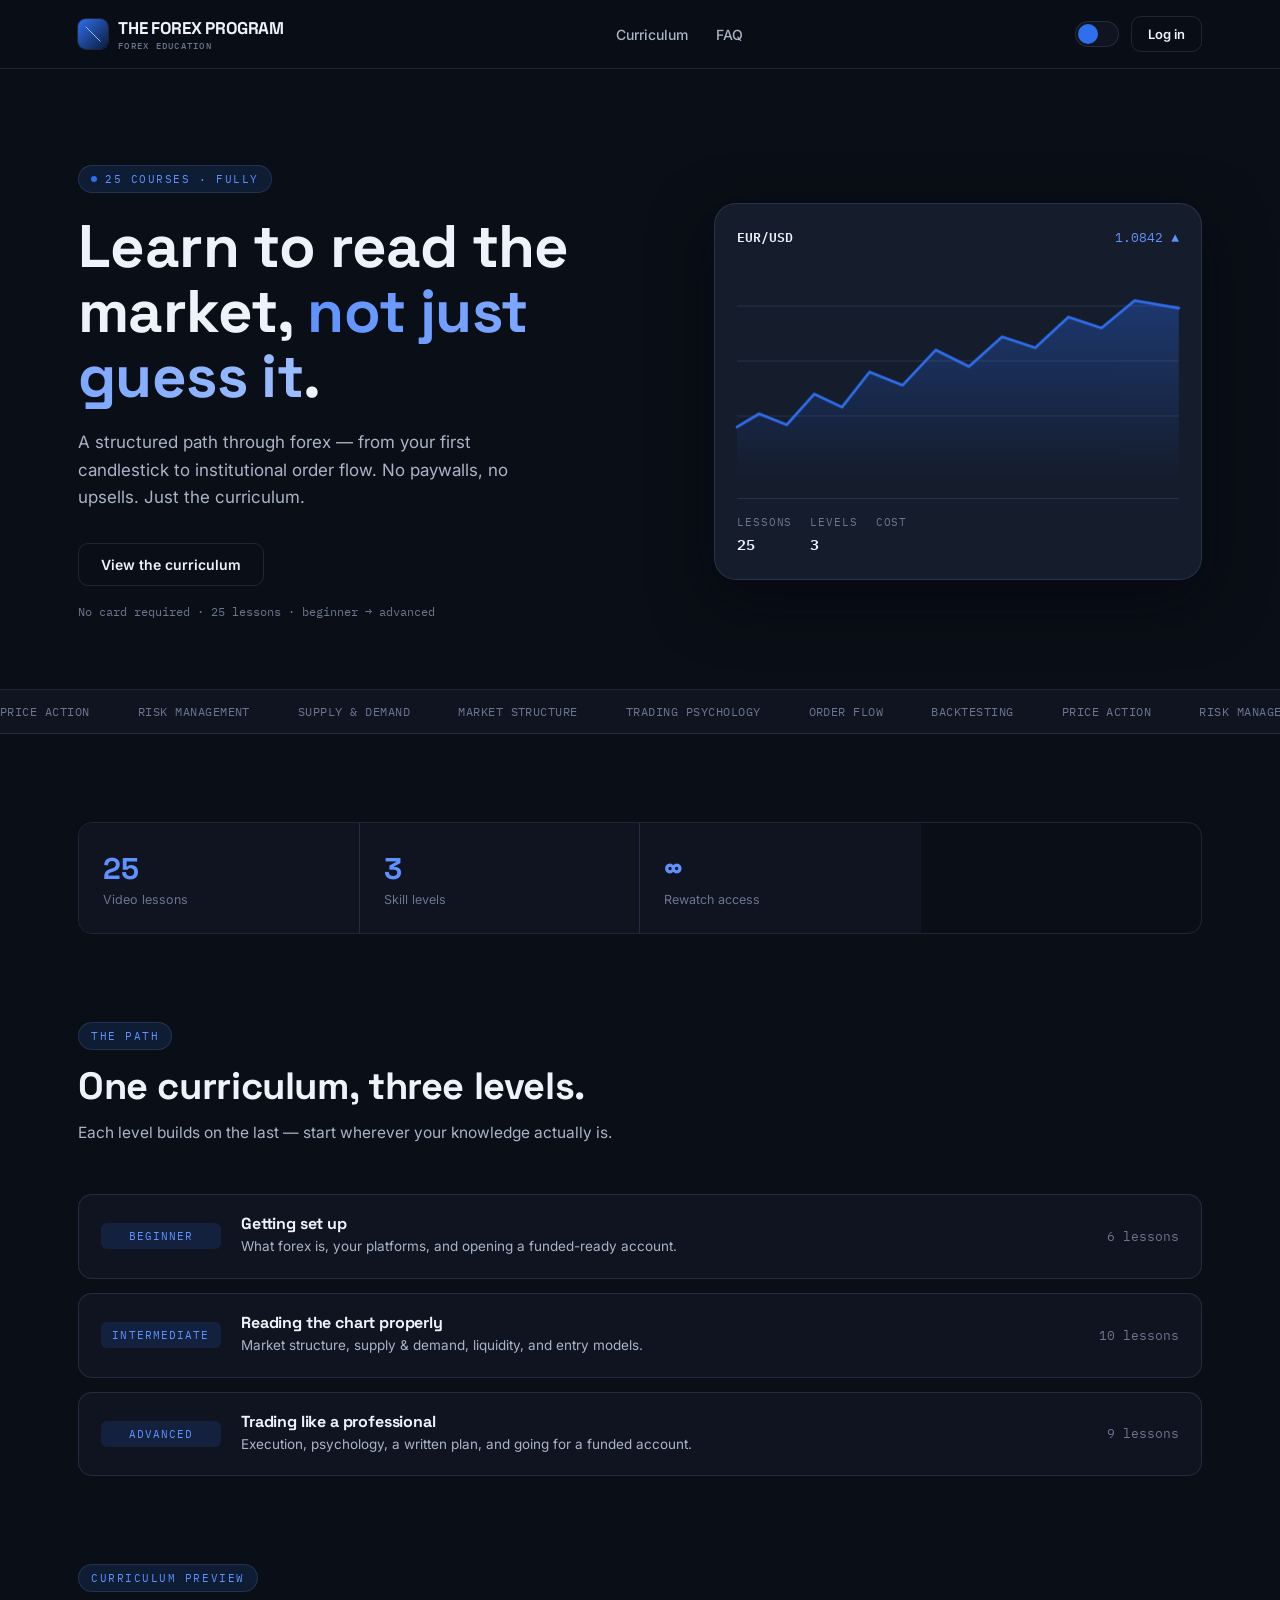
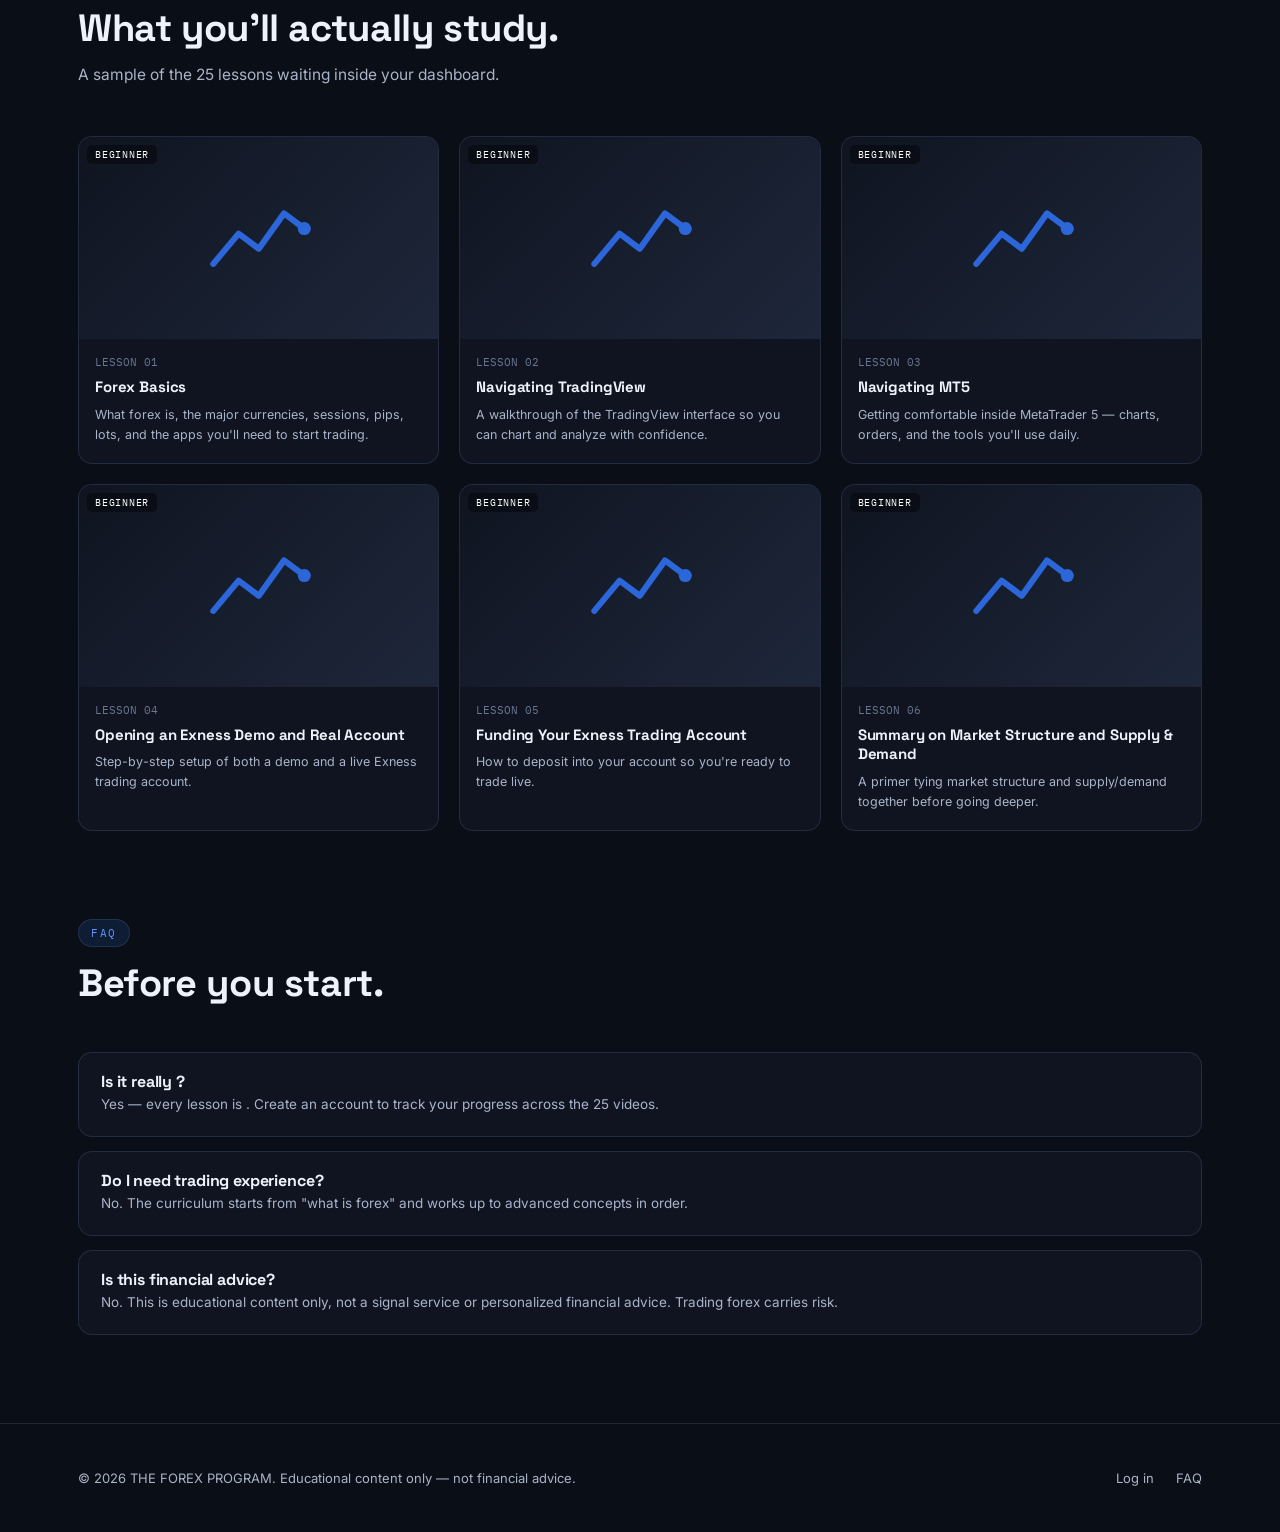
<file: index.html>
<!DOCTYPE html>
<html lang="en" data-theme="dark">
<head>
<meta charset="UTF-8">
<meta name="viewport" content="width=device-width, initial-scale=1.0">
<title>THE FOREX PROGRAM — Beginner to Advanced Forex Courses</title>
<meta name="description" content="25 structured video courses taking you from your first candlestick to advanced trading concepts.  . Beginner to advanced.">
<link rel="preconnect" href="https://fonts.googleapis.com">
  <link rel="icon" href="favicon.svg" type="image/svg+xml">
<link href="https://fonts.googleapis.com/css2?family=Space+Grotesk:wght@500;600;700&family=Inter:wght@400;500;600;700&family=IBM+Plex+Mono:wght@500;600&display=swap" rel="stylesheet">
<link rel="stylesheet" href="css/styles.css">
</head>
<body>

<nav class="nav">
  <div class="nav-inner">
    <a href="index.html" class="brand">
      <span class="brand-mark"></span>
      <span>THE FOREX PROGRAM<small>FOREX EDUCATION</small></span>
    </a>
    <div class="nav-links">
      <a href="#curriculum">Curriculum</a>
     <!--  <a href="#levels">Levels</a> -->
      <a href="#faq">FAQ</a>
    </div>
    <div class="nav-actions">
      <button class="theme-toggle" data-theme-toggle aria-label="Toggle light and dark theme"></button>
      <a href="login.html" class="btn btn-ghost btn-sm">Log in</a>
    <!--   <a href="signup.html" class="btn btn-primary btn-sm">Get started</a> -->
    </div>
  </div>
</nav>

<header class="hero">
  <div class="container hero-grid">
    <div class="fade-up">
      <div class="eyebrow"><span class="dot"></span> 25 courses · fully  </div>
      <h1>Learn to read the market, <em>not just guess it</em>.</h1>
      <p class="lead">A structured path through forex — from your first candlestick to institutional order flow. No paywalls, no upsells. Just the curriculum.</p>
      <div class="hero-actions">
     <!--    <a href="signup.html" class="btn btn-primary">Start learning  </a> -->
        <a href="#curriculum" class="btn btn-ghost">View the curriculum</a>
      </div>
      <div class="hero-note">No card required · 25 lessons · beginner → advanced</div>
    </div>

    <div class="chart-panel fade-up" style="animation-delay:.15s">
      <div class="chart-panel-head">
        <span class="pair mono">EUR/USD</span>
        <span class="price mono">1.0842 ▲</span>
      </div>
      <div class="chart-svg-wrap">
        <svg viewBox="0 0 400 200" preserveAspectRatio="none">
          <defs>
            <linearGradient id="fillGrad" x1="0" y1="0" x2="0" y2="1">
              <stop offset="0%" stop-color="var(--accent)" stop-opacity="0.35"/>
              <stop offset="100%" stop-color="var(--accent)" stop-opacity="0"/>
            </linearGradient>
          </defs>
          <g class="chart-grid">
            <line x1="0" y1="40" x2="400" y2="40"/>
            <line x1="0" y1="90" x2="400" y2="90"/>
            <line x1="0" y1="140" x2="400" y2="140"/>
          </g>
          <path class="chart-fill" d="M0,150 L20,138 L45,148 L70,120 L95,132 L120,100 L150,112 L180,80 L210,95 L240,68 L270,78 L300,50 L330,60 L360,35 L400,42 L400,200 L0,200 Z" fill="url(#fillGrad)"/>
          <polyline class="chart-line" points="0,150 20,138 45,148 70,120 95,132 120,100 150,112 180,80 210,95 240,68 270,78 300,50 330,60 360,35 400,42" />
        </svg>
      </div>
      <div class="chart-stats">
        <div><span class="k">Lessons</span><span class="v">25</span></div>
        <div><span class="k">Levels</span><span class="v">3</span></div>
        <div><span class="k">Cost</span><span class="v up"> </span></div>
      </div>
    </div>
  </div>
</header>

<div class="strip" aria-hidden="true">
  <div class="strip-track">
    <span>PRICE ACTION</span><span>RISK MANAGEMENT</span><span>SUPPLY &amp; DEMAND</span><span>MARKET STRUCTURE</span><span>TRADING PSYCHOLOGY</span><span>ORDER FLOW</span><span>BACKTESTING</span>
    <span>PRICE ACTION</span><span>RISK MANAGEMENT</span><span>SUPPLY &amp; DEMAND</span><span>MARKET STRUCTURE</span><span>TRADING PSYCHOLOGY</span><span>ORDER FLOW</span><span>BACKTESTING</span>
  </div>
</div>

<main>
  <section class="section" id="levels">
    <div class="container">
      <div class="stat-row">
        <div class="stat-cell"><div class="num">25</div><div class="label">Video lessons</div></div>
        <div class="stat-cell"><div class="num">3</div><div class="label">Skill levels</div></div>
   <!--   <div class="stat-cell"><div class="num">$0</div><div class="label">Cost to join</div></div> -->
        <div class="stat-cell"><div class="num">∞</div><div class="label">Rewatch access</div></div>
      </div>

      <div class="section-head">
        <div class="eyebrow">The path</div>
        <h2>One curriculum, three levels.</h2>
        <p>Each level builds on the last — start wherever your knowledge actually is.</p>
      </div>

      <div class="levels">
        <div class="level-row">
          <span class="level-tag">Beginner</span>
          <div class="level-info">
            <h4>Getting set up</h4>
            <p>What forex is, your platforms, and opening a funded-ready account.</p>
          </div>
          <span class="level-count mono">6 lessons</span>
        </div>
        <div class="level-row">
          <span class="level-tag">Intermediate</span>
          <div class="level-info">
            <h4>Reading the chart properly</h4>
            <p>Market structure, supply &amp; demand, liquidity, and entry models.</p>
          </div>
          <span class="level-count mono">10 lessons</span>
        </div>
        <div class="level-row">
          <span class="level-tag">Advanced</span>
          <div class="level-info">
            <h4>Trading like a professional</h4>
            <p>Execution, psychology, a written plan, and going for a funded account.</p>
          </div>
          <span class="level-count mono">9 lessons</span>
        </div>
      </div>
    </div>
  </section>

  <section class="section" id="curriculum" style="padding-top:0;">
    <div class="container">
      <div class="section-head">
        <div class="eyebrow">Curriculum preview</div>
        <h2>What you'll actually study.</h2>
        <p>A sample of the 25 lessons waiting inside your dashboard.</p>
      </div>
      <div class="course-grid" id="preview-grid"></div>
  <!--     <div style="text-align:center;margin-top:40px;">
        <a href="signup.html" class="btn btn-primary">Unlock all 25 lessons</a>
      </div>  -->
    </div>
  </section>

  <section class="section" id="faq" style="padding-top:0;">
    <div class="container">
      <div class="section-head">
        <div class="eyebrow">FAQ</div>
        <h2>Before you start.</h2>
      </div>
      <div class="levels">
        <div class="level-row" style="grid-template-columns:1fr;">
          <div class="level-info"><h4>Is it really  ?</h4><p>Yes — every lesson is  . Create an account to track your progress across the 25 videos.</p></div>
        </div>
        <div class="level-row" style="grid-template-columns:1fr;">
          <div class="level-info"><h4>Do I need trading experience?</h4><p>No. The curriculum starts from "what is forex" and works up to advanced concepts in order.</p></div>
        </div>
        <div class="level-row" style="grid-template-columns:1fr;">
          <div class="level-info"><h4>Is this financial advice?</h4><p>No. This is educational content only, not a signal service or personalized financial advice. Trading forex carries risk.</p></div>
        </div>
      </div>
    </div>
  </section>
</main>

<footer class="footer">
  <div class="container footer-inner">
    <p>© 2026 THE FOREX PROGRAM. Educational content only — not financial advice.</p>
    <div class="footer-links">
    <!-- <a href="signup.html">Sign up</a>*/ -->
      <a href="login.html">Log in</a>
      <a href="#faq">FAQ</a>
    </div>
  </div>
</footer>

<script src="js/courses-data.js"></script>
<script src="js/app.js"></script>
<script>
  // Render a small preview (first 6 courses) on the landing page
  document.addEventListener("DOMContentLoaded", ()=>{
    const grid = document.getElementById("preview-grid");
    if(!grid) return;
    COURSES.slice(0,6).forEach(course=>{
      const card = document.createElement("a");
      card.href = "signup.html";
      card.className = "course-card";
      card.innerHTML = `
        <div class="course-thumb">
          <svg viewBox="0 0 48 48" fill="none"><path d="M6 34 L16 22 L24 28 L34 14 L42 20" stroke="var(--accent)" stroke-width="2.4" fill="none" stroke-linecap="round" stroke-linejoin="round"/><circle cx="42" cy="20" r="2.6" fill="var(--accent)"/></svg>
          <span class="lvl">${course.level}</span>
          <div class="play"><div class="play-btn"><svg viewBox="0 0 24 24" fill="none"><path d="M8 5v14l11-7L8 5z" fill="white"/></svg></div></div>
        </div>
        <div class="course-body">
          <span class="course-index mono">LESSON ${String(course.id).padStart(2,"0")}</span>
          <h4>${course.title}</h4>
          <p>${course.desc}</p>
        </div>`;
      grid.appendChild(card);
    });
  });
</script>
</body>
</html>
</file>
<file: css/styles.css>
/* ===========================================================
   THE FOREX PROGRAM — design tokens
   Display: Space Grotesk / Body: Inter / Utility-mono: IBM Plex Mono
=============================================================== */

:root{
  --blue-900:#0b1b3a;
  --blue-700:#173e8c;
  --blue-500:#2f6fed;
  --blue-400:#5f92ff;
  --blue-300:#9dbdff;

  --ink-950:#070a10;
  --ink-900:#0a0e16;
  --ink-800:#0f1420;
  --ink-700:#151c2c;
  --ink-600:#1e273a;
  --ink-500:#2a3752;

  --line-dark:rgba(159,182,255,0.14);
  --glow:rgba(47,111,237,0.35);

  --radius-s:8px;
  --radius-m:14px;
  --radius-l:22px;

  --ff-display:'Space Grotesk', sans-serif;
  --ff-body:'Inter', sans-serif;
  --ff-mono:'IBM Plex Mono', monospace;
}

/* ---------- Theme: dark (default) ---------- */
html[data-theme="dark"]{
  --bg:var(--ink-900);
  --bg-raised:var(--ink-800);
  --bg-card:var(--ink-700);
  --bg-input:var(--ink-800);
  --border:var(--line-dark);
  --text-primary:#eef2fb;
  --text-secondary:#aab4c8;
  --text-muted:#6b7690;
  --accent:var(--blue-500);
  --accent-strong:var(--blue-400);
  --accent-soft:rgba(47,111,237,0.14);
  --shadow-card:0 20px 60px rgba(3,6,14,0.55);
}

/* ---------- Theme: light ---------- */
html[data-theme="light"]{
  --bg:#f4f6fb;
  --bg-raised:#ffffff;
  --bg-card:#ffffff;
  --bg-input:#ffffff;
  --border:rgba(11,27,58,0.10);
  --text-primary:#0b1220;
  --text-secondary:#3d4a63;
  --text-muted:#7c879e;
  --accent:var(--blue-500);
  --accent-strong:var(--blue-700);
  --accent-soft:rgba(47,111,237,0.10);
  --shadow-card:0 20px 50px rgba(20,35,80,0.10);
}

*,*::before,*::after{box-sizing:border-box;}
html{scroll-behavior:smooth;}
body{
  margin:0;
  background:var(--bg);
  color:var(--text-primary);
  font-family:var(--ff-body);
  -webkit-font-smoothing:antialiased;
  transition:background .35s ease, color .35s ease;
}
img{max-width:100%;display:block;}
a{color:inherit;text-decoration:none;}
button{font-family:inherit;}
::selection{background:var(--accent);color:#fff;}

h1,h2,h3,h4{
  font-family:var(--ff-display);
  margin:0;
  letter-spacing:-0.01em;
  line-height:1.08;
}
p{margin:0;line-height:1.6;color:var(--text-secondary);}

.container{
  width:100%;
  max-width:1180px;
  margin:0 auto;
  padding:0 28px;
}

/* Focus visibility */
a:focus-visible,button:focus-visible,input:focus-visible,textarea:focus-visible{
  outline:2px solid var(--accent-strong);
  outline-offset:3px;
  border-radius:6px;
}

/* ---------- Nav ---------- */
.nav{
  position:sticky;top:0;z-index:50;
  background:color-mix(in srgb, var(--bg) 88%, transparent);
  backdrop-filter:blur(14px);
  border-bottom:1px solid var(--border);
}
.nav-inner{
  display:flex;align-items:center;justify-content:space-between;
  padding:16px 28px;max-width:1180px;margin:0 auto;
}
.brand{
  display:flex;align-items:center;gap:10px;
  font-family:var(--ff-display);font-weight:700;font-size:17px;letter-spacing:-0.01em;
}
.brand-mark{
  width:30px;height:30px;border-radius:8px;
  background:linear-gradient(135deg,var(--blue-500),var(--blue-900));
  position:relative;flex:none;
  box-shadow:0 0 0 1px var(--border);
}
.brand-mark::after{
  content:"";position:absolute;inset:7px;
  background:
    linear-gradient(to top right, transparent 47%, var(--blue-300) 48%, var(--blue-300) 52%, transparent 53%);
  border-radius:2px;
}
.brand small{
  display:block;font-family:var(--ff-mono);font-size:9px;letter-spacing:.14em;
  color:var(--text-muted);font-weight:500;margin-top:1px;
}
.nav-links{display:flex;align-items:center;gap:28px;}
.nav-links a{
  font-size:14px;color:var(--text-secondary);font-weight:500;
  transition:color .2s ease;
}
.nav-links a:hover{color:var(--text-primary);}
.nav-actions{display:flex;align-items:center;gap:12px;}

/* Theme toggle */
.theme-toggle{
  width:44px;height:26px;border-radius:20px;
  background:var(--bg-input);border:1px solid var(--border);
  position:relative;cursor:pointer;flex:none;
  transition:background .2s ease;
}
.theme-toggle::after{
  content:"";position:absolute;top:2px;left:2px;
  width:20px;height:20px;border-radius:50%;
  background:var(--accent);
  transition:transform .25s cubic-bezier(.4,0,.2,1);
}
html[data-theme="light"] .theme-toggle::after{transform:translateX(18px);}

/* ---------- Buttons ---------- */
.btn{
  display:inline-flex;align-items:center;justify-content:center;gap:8px;
  padding:12px 22px;border-radius:10px;
  font-size:14px;font-weight:600;
  border:1px solid transparent;cursor:pointer;
  transition:transform .15s ease, box-shadow .15s ease, background .2s ease, border-color .2s ease;
  white-space:nowrap;
}
.btn:active{transform:scale(0.97);}
.btn-primary{
  background:linear-gradient(180deg,var(--blue-400),var(--blue-500));
  color:#fff;
  box-shadow:0 8px 24px var(--glow);
}
.btn-primary:hover{box-shadow:0 10px 30px var(--glow);filter:brightness(1.04);}
.btn-ghost{
  background:transparent;border-color:var(--border);color:var(--text-primary);
}
.btn-ghost:hover{border-color:var(--accent-strong);}
.btn-block{width:100%;}
.btn-sm{padding:9px 16px;font-size:13px;}

/* ---------- Hero ---------- */
.hero{
  position:relative;
  padding:96px 0 70px;
  overflow:hidden;
  border-bottom:1px solid var(--border);
}
.hero-grid{
  display:grid;grid-template-columns:1.1fr 0.9fr;gap:40px;align-items:center;
}
.eyebrow{
  display:inline-flex;align-items:center;gap:8px;
  font-family:var(--ff-mono);font-size:11px;letter-spacing:.14em;text-transform:uppercase;
  color:var(--accent-strong);background:var(--accent-soft);
  border:1px solid var(--border);
  padding:6px 12px;border-radius:100px;margin-bottom:22px;
}
.eyebrow .dot{width:6px;height:6px;border-radius:50%;background:var(--accent);animation:pulse 1.8s infinite;}
@keyframes pulse{0%,100%{opacity:1;}50%{opacity:.35;}}

.hero h1{
  font-size:clamp(38px,5vw,60px);
  margin-bottom:20px;
}
.hero h1 em{
  font-style:normal;color:var(--accent-strong);
  background:linear-gradient(90deg,var(--blue-400),var(--blue-300));
  -webkit-background-clip:text;background-clip:text;color:transparent;
}
.hero p.lead{font-size:17px;max-width:480px;margin-bottom:32px;}
.hero-actions{display:flex;gap:14px;align-items:center;flex-wrap:wrap;}
.hero-note{font-family:var(--ff-mono);font-size:12px;color:var(--text-muted);margin-top:18px;}

.chart-panel{
  position:relative;background:var(--bg-card);
  border:1px solid var(--border);border-radius:var(--radius-l);
  padding:22px;box-shadow:var(--shadow-card);
}
.chart-panel-head{display:flex;justify-content:space-between;align-items:center;margin-bottom:14px;}
.chart-panel-head .pair{font-family:var(--ff-mono);font-size:13px;font-weight:600;}
.chart-panel-head .price{font-family:var(--ff-mono);font-size:13px;color:var(--accent-strong);}
.chart-svg-wrap{width:100%;height:220px;}
.chart-svg-wrap svg{width:100%;height:100%;overflow:visible;}
.chart-line{
  fill:none;stroke:var(--accent);stroke-width:2.4;
  stroke-linecap:round;stroke-linejoin:round;
  stroke-dasharray:900;stroke-dashoffset:900;
  animation:draw 2.6s cubic-bezier(.4,0,.2,1) forwards;
}
.chart-fill{opacity:0;animation:fadein 1.2s ease 1.4s forwards;}
@keyframes draw{to{stroke-dashoffset:0;}}
@keyframes fadein{to{opacity:1;}}
.chart-grid line{stroke:var(--border);stroke-width:1;}
.chart-stats{display:flex;gap:18px;margin-top:16px;padding-top:16px;border-top:1px solid var(--border);}
.chart-stats div span{display:block;}
.chart-stats .k{font-family:var(--ff-mono);font-size:11px;color:var(--text-muted);text-transform:uppercase;letter-spacing:.08em;}
.chart-stats .v{font-family:var(--ff-mono);font-size:15px;font-weight:600;margin-top:3px;}
.v.up{color:#3ecf8e;}

@media(max-width:860px){
  .hero-grid{grid-template-columns:1fr;}
}

/* ---------- Marquee strip ---------- */
.strip{
  border-bottom:1px solid var(--border);
  padding:14px 0;overflow:hidden;background:var(--bg-raised);
}
.strip-track{
  display:flex;gap:48px;white-space:nowrap;
  font-family:var(--ff-mono);font-size:12px;color:var(--text-muted);
  letter-spacing:.04em;
  animation:scroll 26s linear infinite;
  width:max-content;
}
@keyframes scroll{from{transform:translateX(0);}to{transform:translateX(-50%);}}

/* ---------- Section shared ---------- */
.section{padding:88px 0;}
.section-head{max-width:620px;margin-bottom:48px;}
.section-head .eyebrow{margin-bottom:16px;}
.section-head h2{font-size:clamp(28px,3.4vw,38px);margin-bottom:14px;}
.section-head p{font-size:15.5px;}

/* ---------- Stat row ---------- */
.stat-row{
  display:grid;grid-template-columns:repeat(4,1fr);
  border:1px solid var(--border);border-radius:var(--radius-m);
  overflow:hidden;margin-bottom:88px;
}
.stat-cell{
  padding:26px 24px;border-right:1px solid var(--border);background:var(--bg-raised);
}
.stat-cell:last-child{border-right:none;}
.stat-cell .num{font-family:var(--ff-display);font-size:30px;font-weight:700;color:var(--accent-strong);}
.stat-cell .label{font-size:12.5px;color:var(--text-muted);margin-top:4px;}
@media(max-width:760px){.stat-row{grid-template-columns:repeat(2,1fr);}}

/* ---------- Path / levels ---------- */
.levels{display:flex;flex-direction:column;gap:14px;}
.level-row{
  display:grid;grid-template-columns:120px 1fr auto;gap:20px;align-items:center;
  padding:20px 22px;border:1px solid var(--border);border-radius:var(--radius-m);
  background:var(--bg-raised);
  transition:border-color .2s ease, transform .2s ease;
}
.level-row:hover{border-color:var(--accent-strong);transform:translateY(-2px);}
.level-tag{
  font-family:var(--ff-mono);font-size:11px;letter-spacing:.1em;text-transform:uppercase;
  color:var(--accent-strong);background:var(--accent-soft);
  padding:6px 10px;border-radius:6px;text-align:center;
}
.level-info h4{font-size:16px;margin-bottom:4px;}
.level-info p{font-size:13.5px;}
.level-count{font-family:var(--ff-mono);font-size:13px;color:var(--text-muted);white-space:nowrap;}
@media(max-width:640px){
  .level-row{grid-template-columns:1fr;text-align:left;}
  .level-tag{width:max-content;}
}

/* ---------- Course grid (dashboard) ---------- */
.course-grid{
  display:grid;grid-template-columns:repeat(auto-fill,minmax(270px,1fr));
  gap:20px;
}
.course-card{
  border:1px solid var(--border);border-radius:var(--radius-m);
  background:var(--bg-raised);overflow:hidden;
  display:flex;flex-direction:column;
  transition:border-color .2s ease, transform .2s ease, box-shadow .2s ease;
  cursor:pointer;
}
.course-card:hover{border-color:var(--accent-strong);transform:translateY(-3px);box-shadow:var(--shadow-card);}
.course-thumb{
  position:relative;aspect-ratio:16/9;
  background:linear-gradient(135deg,var(--ink-800),var(--ink-600));
  display:flex;align-items:center;justify-content:center;
  overflow:hidden;
}
html[data-theme="light"] .course-thumb{background:linear-gradient(135deg,#e7edfb,#cfdcf9);}
.course-thumb svg{width:60%;height:60%;opacity:.9;}
.course-thumb .play{
  position:absolute;inset:0;display:flex;align-items:center;justify-content:center;
  background:rgba(7,10,16,0.28);opacity:0;transition:opacity .2s ease;
}
.course-card:hover .play{opacity:1;}
.play-btn{
  width:46px;height:46px;border-radius:50%;background:var(--accent);
  display:flex;align-items:center;justify-content:center;
  box-shadow:0 8px 20px rgba(0,0,0,0.35);
}
.course-thumb .dur{
  position:absolute;bottom:8px;right:8px;
  background:rgba(7,10,16,0.72);color:#fff;
  font-family:var(--ff-mono);font-size:10.5px;padding:3px 7px;border-radius:5px;
}
.course-thumb .lvl{
  position:absolute;top:8px;left:8px;
  font-family:var(--ff-mono);font-size:9.5px;text-transform:uppercase;letter-spacing:.08em;
  padding:3px 8px;border-radius:5px;background:rgba(7,10,16,0.72);color:#fff;
}
.course-body{padding:16px 16px 18px;display:flex;flex-direction:column;gap:8px;flex:1;}
.course-index{font-family:var(--ff-mono);font-size:11px;color:var(--text-muted);}
.course-body h4{font-size:15px;line-height:1.3;}
.course-body p{font-size:12.5px;flex:1;}
.course-meta{
  display:flex;align-items:center;justify-content:space-between;
  padding-top:10px;border-top:1px solid var(--border);margin-top:4px;
}
.progress-mini{flex:1;height:4px;background:var(--border);border-radius:4px;margin-right:10px;overflow:hidden;}
.progress-mini span{display:block;height:100%;background:var(--accent);border-radius:4px;}
.status-chip{font-family:var(--ff-mono);font-size:10.5px;color:var(--text-muted);white-space:nowrap;}
.status-chip.done{color:#3ecf8e;}

/* ---------- Footer ---------- */
.footer{border-top:1px solid var(--border);padding:44px 0;}
.footer-inner{display:flex;justify-content:space-between;align-items:center;flex-wrap:wrap;gap:16px;}
.footer p{font-size:13px;}
.footer-links{display:flex;gap:22px;}
.footer-links a{font-size:13px;color:var(--text-secondary);}
.footer-links a:hover{color:var(--accent-strong);}

/* ---------- Auth pages ---------- */
.auth-shell{
  min-height:100vh;display:grid;grid-template-columns:1fr 1fr;
}
.auth-visual{
  position:relative;
  background:
    radial-gradient(circle at 30% 20%, var(--blue-700) 0%, transparent 55%),
    linear-gradient(160deg, var(--ink-950), var(--ink-900));
  display:flex;flex-direction:column;justify-content:space-between;
  padding:48px;
  color:#eef2fb;
  overflow:hidden;
}
.auth-visual::before{
  content:"";position:absolute;inset:0;
  background-image:linear-gradient(var(--line-dark) 1px, transparent 1px),
    linear-gradient(90deg, var(--line-dark) 1px, transparent 1px);
  background-size:44px 44px;
  mask-image:radial-gradient(circle at 30% 30%, black, transparent 70%);
}
.auth-visual .quote{position:relative;font-family:var(--ff-display);font-size:26px;max-width:420px;line-height:1.3;}
.auth-visual .quote span{color:var(--blue-300);}
.auth-visual .brand{color:#eef2fb;position:relative;}
.auth-visual .who{position:relative;font-family:var(--ff-mono);font-size:12px;color:var(--blue-300);}
.auth-side{
  display:flex;align-items:center;justify-content:center;padding:40px;
}
.auth-card{width:100%;max-width:380px;}
.auth-card h2{font-size:28px;margin-bottom:8px;}
.auth-card > p{font-size:14px;margin-bottom:30px;}
.field{margin-bottom:16px;}
.field label{
  display:block;font-size:12.5px;font-weight:600;margin-bottom:7px;color:var(--text-secondary);
}
.field input{
  width:100%;padding:12px 14px;border-radius:9px;
  border:1px solid var(--border);background:var(--bg-input);
  color:var(--text-primary);font-size:14px;
  transition:border-color .2s ease, box-shadow .2s ease;
}
.field input:focus{border-color:var(--accent-strong);box-shadow:0 0 0 3px var(--accent-soft);outline:none;}
.field-error{font-size:12px;color:#ef6767;margin-top:6px;display:none;}
.field.invalid input{border-color:#ef6767;}
.field.invalid .field-error{display:block;}
.auth-switch{margin-top:22px;text-align:center;font-size:13.5px;color:var(--text-secondary);}
.auth-switch a{color:var(--accent-strong);font-weight:600;}
.auth-divider{display:flex;align-items:center;gap:12px;margin:22px 0;color:var(--text-muted);font-size:12px;}
.auth-divider::before,.auth-divider::after{content:"";flex:1;height:1px;background:var(--border);}
.form-msg{
  font-size:13px;padding:10px 12px;border-radius:8px;margin-bottom:16px;display:none;
}
.form-msg.show{display:block;}
.form-msg.error{background:rgba(239,103,103,0.1);color:#ef6767;border:1px solid rgba(239,103,103,0.3);}
.form-msg.ok{background:rgba(62,207,142,0.1);color:#3ecf8e;border:1px solid rgba(62,207,142,0.3);}

@media(max-width:860px){
  .auth-shell{grid-template-columns:1fr;}
  .auth-visual{display:none;}
}

/* ---------- Dashboard ---------- */
.dash-header{
  border-bottom:1px solid var(--border);padding:28px 0;margin-bottom:36px;
}
.dash-header-inner{display:flex;justify-content:space-between;align-items:flex-end;flex-wrap:wrap;gap:20px;}
.dash-header h1{font-size:26px;margin-bottom:6px;}
.dash-header p{font-size:14px;}
.dash-user{display:flex;align-items:center;gap:12px;}
.avatar{
  width:38px;height:38px;border-radius:50%;
  background:linear-gradient(135deg,var(--blue-400),var(--blue-900));
  display:flex;align-items:center;justify-content:center;
  font-family:var(--ff-display);font-weight:700;font-size:14px;color:#fff;
}
.filters{display:flex;gap:8px;margin-bottom:28px;flex-wrap:wrap;}
.filter-btn{
  padding:9px 16px;border-radius:100px;border:1px solid var(--border);
  background:var(--bg-raised);font-size:13px;font-weight:500;cursor:pointer;color:var(--text-secondary);
  transition:all .2s ease;
}
.filter-btn.active,.filter-btn:hover{border-color:var(--accent-strong);color:var(--text-primary);background:var(--accent-soft);}
.overall-progress{
  display:flex;align-items:center;gap:16px;margin-bottom:32px;
  padding:18px 20px;border:1px solid var(--border);border-radius:var(--radius-m);background:var(--bg-raised);
}
.overall-progress .bar{flex:1;height:8px;background:var(--border);border-radius:6px;overflow:hidden;}
.overall-progress .bar span{display:block;height:100%;background:linear-gradient(90deg,var(--blue-400),var(--accent));border-radius:6px;}
.overall-progress .pct{font-family:var(--ff-mono);font-weight:700;font-size:14px;color:var(--accent-strong);white-space:nowrap;}

/* ---------- Player page ---------- */
.player-shell{padding-top:26px;}
.player-crumb{font-size:13px;color:var(--text-muted);margin-bottom:16px;display:flex;gap:8px;align-items:center;}
.player-crumb a{color:var(--text-secondary);}
.player-crumb a:hover{color:var(--accent-strong);}
.player-layout{display:grid;grid-template-columns:1fr 320px;gap:26px;align-items:start;}
.video-frame{
  position:relative;width:100%;aspect-ratio:16/9;border-radius:var(--radius-m);
  overflow:hidden;background:#000;border:1px solid var(--border);
  box-shadow:var(--shadow-card);
  display:flex;align-items:center;justify-content:center;
}
.video-frame .fallback{
  position:absolute;inset:0;
  background:linear-gradient(135deg,var(--ink-900),var(--ink-700));
  display:flex;flex-direction:column;align-items:center;justify-content:center;gap:14px;
}
.video-frame .fallback svg{width:64px;height:64px;opacity:.8;}
.video-frame .fallback p{color:#aab4c8;font-size:13px;font-family:var(--ff-mono);}
.video-watermark{
  position:absolute;bottom:14px;right:16px;
  font-family:var(--ff-mono);font-size:11px;color:rgba(255,255,255,0.55);
  pointer-events:none;user-select:none;letter-spacing:.03em;
}
.big-play{
  width:74px;height:74px;border-radius:50%;background:var(--accent);
  display:flex;align-items:center;justify-content:center;cursor:pointer;
  box-shadow:0 12px 34px var(--glow);
  transition:transform .2s ease;
}
.big-play:hover{transform:scale(1.06);}
.video-info{padding:22px 2px;}
.video-info .lvl-chip{
  display:inline-block;font-family:var(--ff-mono);font-size:11px;text-transform:uppercase;letter-spacing:.08em;
  color:var(--accent-strong);background:var(--accent-soft);padding:5px 10px;border-radius:6px;margin-bottom:14px;
}
.video-info h1{font-size:24px;margin-bottom:10px;}
.video-info p{font-size:14.5px;max-width:640px;}
.video-actions{display:flex;gap:10px;margin-top:20px;}

.sidebar-list{
  border:1px solid var(--border);border-radius:var(--radius-m);background:var(--bg-raised);
  overflow:hidden;max-height:640px;overflow-y:auto;
}
.sidebar-list-head{padding:16px 18px;border-bottom:1px solid var(--border);font-size:13px;font-weight:600;}
.side-item{
  display:flex;gap:12px;align-items:center;padding:13px 18px;
  border-bottom:1px solid var(--border);cursor:pointer;
  transition:background .15s ease;
}
.side-item:last-child{border-bottom:none;}
.side-item:hover{background:var(--accent-soft);}
.side-item.active{background:var(--accent-soft);border-left:3px solid var(--accent);}
.side-num{
  font-family:var(--ff-mono);font-size:11px;color:var(--text-muted);
  width:20px;flex:none;
}
.side-item.done .side-num{color:#3ecf8e;}
.side-title{font-size:13px;flex:1;line-height:1.35;}
.side-dur{font-family:var(--ff-mono);font-size:10.5px;color:var(--text-muted);flex:none;}

@media(max-width:900px){
  .player-layout{grid-template-columns:1fr;}
}

/* ---------- Empty / misc ---------- */
.mono{font-family:var(--ff-mono);}
.fade-up{animation:fadeUp .6s ease both;}
@keyframes fadeUp{from{opacity:0;transform:translateY(14px);}to{opacity:1;transform:translateY(0);}}

@media (prefers-reduced-motion: reduce){
  *{animation-duration:0.001ms !important; animation-iteration-count:1 !important; transition-duration:0.001ms !important;}
}
</file>
